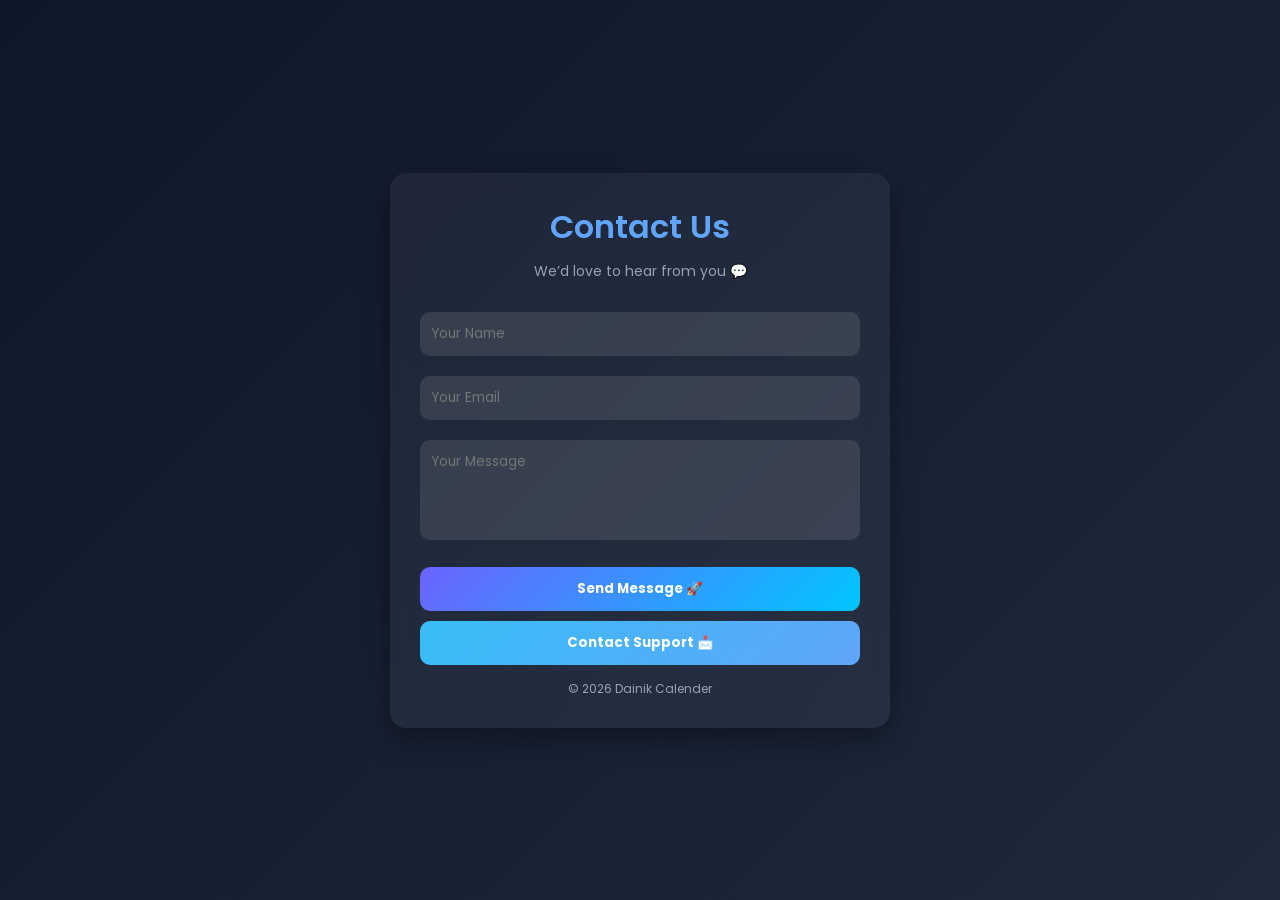
<file: contact.html>
<!DOCTYPE html>
<html lang="en">
<head>
  <meta charset="UTF-8">
  <title>Contact Us - Dainik Calender</title>
  <meta name="viewport" content="width=device-width, initial-scale=1.0">

  <link href="https://fonts.googleapis.com/css2?family=Poppins:wght@300;400;600&display=swap" rel="stylesheet">

  <style>
    * {
      margin: 0;
      padding: 0;
      box-sizing: border-box;
      font-family: 'Poppins', sans-serif;
    }

    body {
      height: 100vh;
      background: linear-gradient(135deg, #0f172a, #1e293b);
      display: flex;
      justify-content: center;
      align-items: center;
      color: #e2e8f0;
    }

    .container {
      width: 90%;
      max-width: 500px;
      background: rgba(255, 255, 255, 0.05);
      backdrop-filter: blur(12px);
      border-radius: 16px;
      padding: 30px;
      box-shadow: 0 10px 30px rgba(0,0,0,0.4);
    }

    h1 {
      text-align: center;
      margin-bottom: 10px;
      font-weight: 600;
      color: #60a5fa;
    }

    p {
      text-align: center;
      margin-bottom: 20px;
      font-size: 14px;
      color: #94a3b8;
    }

    input, textarea {
      width: 100%;
      padding: 12px;
      margin: 10px 0;
      border-radius: 10px;
      border: none;
      outline: none;
      background: rgba(255,255,255,0.1);
      color: #fff;
    }

    textarea {
      resize: none;
      height: 100px;
    }

    .btn {
      width: 100%;
      padding: 12px;
      border: none;
      border-radius: 10px;
      font-weight: bold;
      cursor: pointer;
      transition: 0.3s;
      margin-top: 10px;
    }

    .send-btn {
      background: linear-gradient(135deg, #6c63ff, #00c6ff);
      color: white;
    }

    .mail-btn {
      background: linear-gradient(135deg, #38bdf8, #60a5fa);
      color: white;
    }

    .btn:hover {
      opacity: 0.85;
    }

    .footer {
      text-align: center;
      margin-top: 15px;
      font-size: 12px;
      color: #94a3b8;
    }

  </style>
</head>

<body>

<div class="container">
  <h1>Contact Us</h1>
  <p>We’d love to hear from you 💬</p>

  <!-- Contact Form -->
  <form action="https://formspree.io/f/mzdljaky" method="POST">
    <input type="text" name="name" placeholder="Your Name" required>
    <input type="email" name="email" placeholder="Your Email" required>
    <textarea name="message" placeholder="Your Message" required></textarea>

    <button class="btn send-btn" type="submit">Send Message 🚀</button>
  </form>

  <!-- Direct Email Button -->
  <button class="btn mail-btn"
    onclick="window.location.href='mailto:thestacktechdev@gmail.com?subject=Support Request&body=Hello Team,'">
    Contact Support 📩
  </button>

  <div class="footer">
    © 2026 Dainik Calender
  </div>
</div>

</body>
</html>
</file>
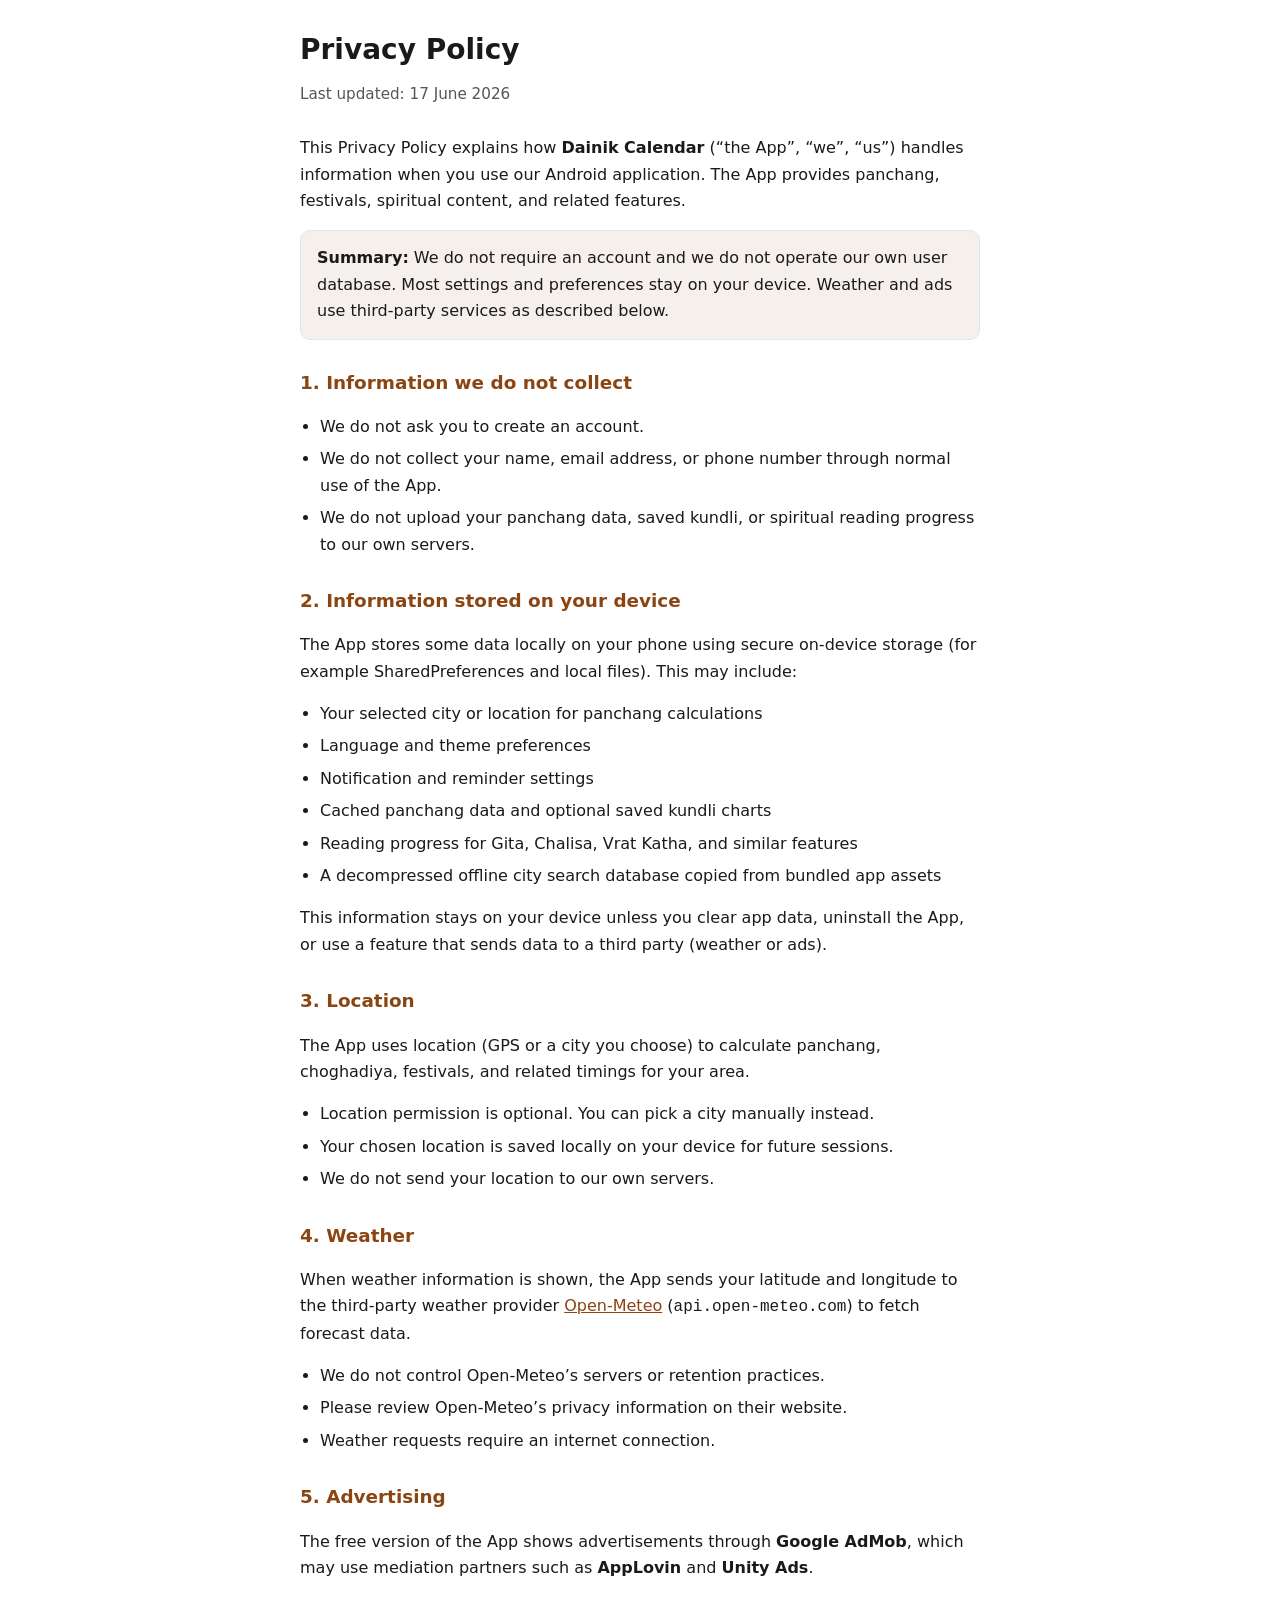
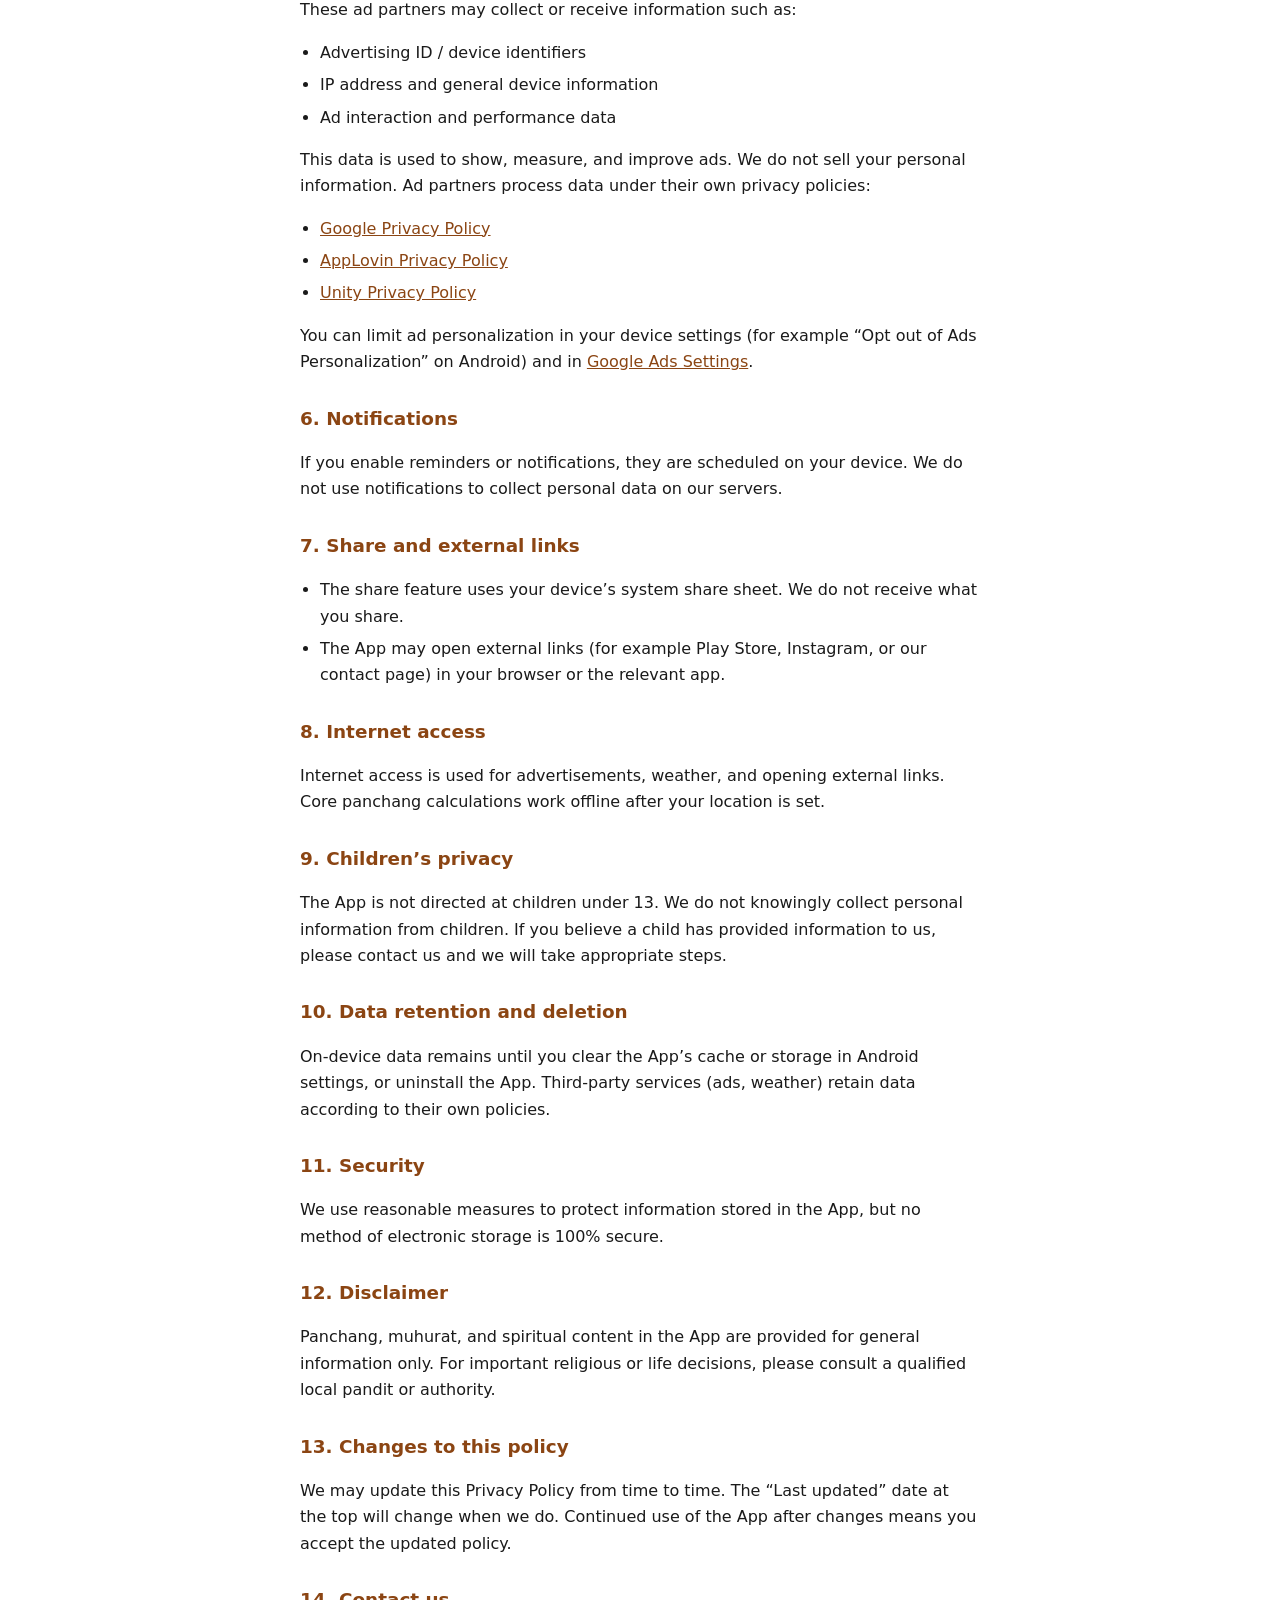
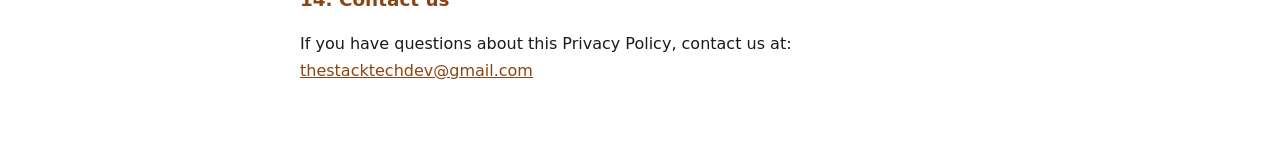
<file: privacy_policy.html>
<!DOCTYPE html>
<html lang="en">
<head>
  <meta charset="utf-8" />
  <meta name="viewport" content="width=device-width, initial-scale=1" />
  <title>Privacy Policy — Dainik Calendar</title>
  <style>
    :root {
      color-scheme: light dark;
      --text: #1a1a1a;
      --muted: #555;
      --bg: #fff;
      --border: #e5e5e5;
      --accent: #8b4513;
    }
    @media (prefers-color-scheme: dark) {
      :root {
        --text: #f2f2f2;
        --muted: #b8b8b8;
        --bg: #121212;
        --border: #2a2a2a;
        --accent: #d4a574;
      }
    }
    * { box-sizing: border-box; }
    body {
      margin: 0;
      font-family: system-ui, -apple-system, "Segoe UI", Roboto, sans-serif;
      line-height: 1.65;
      color: var(--text);
      background: var(--bg);
    }
    main {
      max-width: 720px;
      margin: 0 auto;
      padding: 32px 20px 56px;
    }
    h1 {
      font-size: 1.75rem;
      margin: 0 0 8px;
      line-height: 1.25;
    }
    .updated {
      color: var(--muted);
      font-size: 0.95rem;
      margin-bottom: 28px;
    }
    h2 {
      font-size: 1.15rem;
      margin: 28px 0 10px;
      color: var(--accent);
    }
    p, li { font-size: 1rem; }
    ul { padding-left: 1.25rem; }
    li { margin: 6px 0; }
    a { color: var(--accent); }
    .box {
      border: 1px solid var(--border);
      border-radius: 10px;
      padding: 14px 16px;
      margin: 16px 0;
      background: color-mix(in srgb, var(--bg) 92%, var(--accent) 8%);
    }
  </style>
</head>
<body>
  <main>
    <h1>Privacy Policy</h1>
    <p class="updated">Last updated: 17 June 2026</p>

    <p>
      This Privacy Policy explains how <strong>Dainik Calendar</strong>
      (“the App”, “we”, “us”) handles information when you use our Android
      application. The App provides panchang, festivals, spiritual content,
      and related features.
    </p>

    <div class="box">
      <strong>Summary:</strong> We do not require an account and we do not
      operate our own user database. Most settings and preferences stay on
      your device. Weather and ads use third-party services as described
      below.
    </div>

    <h2>1. Information we do not collect</h2>
    <ul>
      <li>We do not ask you to create an account.</li>
      <li>We do not collect your name, email address, or phone number through normal use of the App.</li>
      <li>We do not upload your panchang data, saved kundli, or spiritual reading progress to our own servers.</li>
    </ul>

    <h2>2. Information stored on your device</h2>
    <p>
      The App stores some data locally on your phone using secure on-device
      storage (for example SharedPreferences and local files). This may include:
    </p>
    <ul>
      <li>Your selected city or location for panchang calculations</li>
      <li>Language and theme preferences</li>
      <li>Notification and reminder settings</li>
      <li>Cached panchang data and optional saved kundli charts</li>
      <li>Reading progress for Gita, Chalisa, Vrat Katha, and similar features</li>
      <li>A decompressed offline city search database copied from bundled app assets</li>
    </ul>
    <p>
      This information stays on your device unless you clear app data, uninstall
      the App, or use a feature that sends data to a third party (weather or ads).
    </p>

    <h2>3. Location</h2>
    <p>
      The App uses location (GPS or a city you choose) to calculate panchang,
      choghadiya, festivals, and related timings for your area.
    </p>
    <ul>
      <li>Location permission is optional. You can pick a city manually instead.</li>
      <li>Your chosen location is saved locally on your device for future sessions.</li>
      <li>We do not send your location to our own servers.</li>
    </ul>

    <h2>4. Weather</h2>
    <p>
      When weather information is shown, the App sends your latitude and
      longitude to the third-party weather provider
      <a href="https://open-meteo.com/" rel="noopener noreferrer" target="_blank">Open-Meteo</a>
      (<code>api.open-meteo.com</code>) to fetch forecast data.
    </p>
    <ul>
      <li>We do not control Open-Meteo’s servers or retention practices.</li>
      <li>Please review Open-Meteo’s privacy information on their website.</li>
      <li>Weather requests require an internet connection.</li>
    </ul>

    <h2>5. Advertising</h2>
    <p>
      The free version of the App shows advertisements through
      <strong>Google AdMob</strong>, which may use mediation partners such as
      <strong>AppLovin</strong> and <strong>Unity Ads</strong>.
    </p>
    <p>
      These ad partners may collect or receive information such as:
    </p>
    <ul>
      <li>Advertising ID / device identifiers</li>
      <li>IP address and general device information</li>
      <li>Ad interaction and performance data</li>
    </ul>
    <p>
      This data is used to show, measure, and improve ads. We do not sell your
      personal information. Ad partners process data under their own privacy
      policies:
    </p>
    <ul>
      <li><a href="https://policies.google.com/privacy" rel="noopener noreferrer" target="_blank">Google Privacy Policy</a></li>
      <li><a href="https://www.applovin.com/privacy/" rel="noopener noreferrer" target="_blank">AppLovin Privacy Policy</a></li>
      <li><a href="https://unity.com/legal/privacy-policy" rel="noopener noreferrer" target="_blank">Unity Privacy Policy</a></li>
    </ul>
    <p>
      You can limit ad personalization in your device settings (for example
      “Opt out of Ads Personalization” on Android) and in
      <a href="https://adssettings.google.com/" rel="noopener noreferrer" target="_blank">Google Ads Settings</a>.
    </p>

    <h2>6. Notifications</h2>
    <p>
      If you enable reminders or notifications, they are scheduled on your
      device. We do not use notifications to collect personal data on our
      servers.
    </p>

    <h2>7. Share and external links</h2>
    <ul>
      <li>The share feature uses your device’s system share sheet. We do not receive what you share.</li>
      <li>The App may open external links (for example Play Store, Instagram, or our contact page) in your browser or the relevant app.</li>
    </ul>

    <h2>8. Internet access</h2>
    <p>
      Internet access is used for advertisements, weather, and opening external
      links. Core panchang calculations work offline after your location is set.
    </p>

    <h2>9. Children’s privacy</h2>
    <p>
      The App is not directed at children under 13. We do not knowingly collect
      personal information from children. If you believe a child has provided
      information to us, please contact us and we will take appropriate steps.
    </p>

    <h2>10. Data retention and deletion</h2>
    <p>
      On-device data remains until you clear the App’s cache or storage in
      Android settings, or uninstall the App. Third-party services (ads,
      weather) retain data according to their own policies.
    </p>

    <h2>11. Security</h2>
    <p>
      We use reasonable measures to protect information stored in the App, but
      no method of electronic storage is 100% secure.
    </p>

    <h2>12. Disclaimer</h2>
    <p>
      Panchang, muhurat, and spiritual content in the App are provided for
      general information only. For important religious or life decisions,
      please consult a qualified local pandit or authority.
    </p>

    <h2>13. Changes to this policy</h2>
    <p>
      We may update this Privacy Policy from time to time. The “Last updated”
      date at the top will change when we do. Continued use of the App after
      changes means you accept the updated policy.
    </p>

    <h2>14. Contact us</h2>
    <p>
      If you have questions about this Privacy Policy, contact us at:
      <a href="mailto:thestacktechdev@gmail.com">thestacktechdev@gmail.com</a>
    </p>
  </main>
</body>
</html>
</file>
